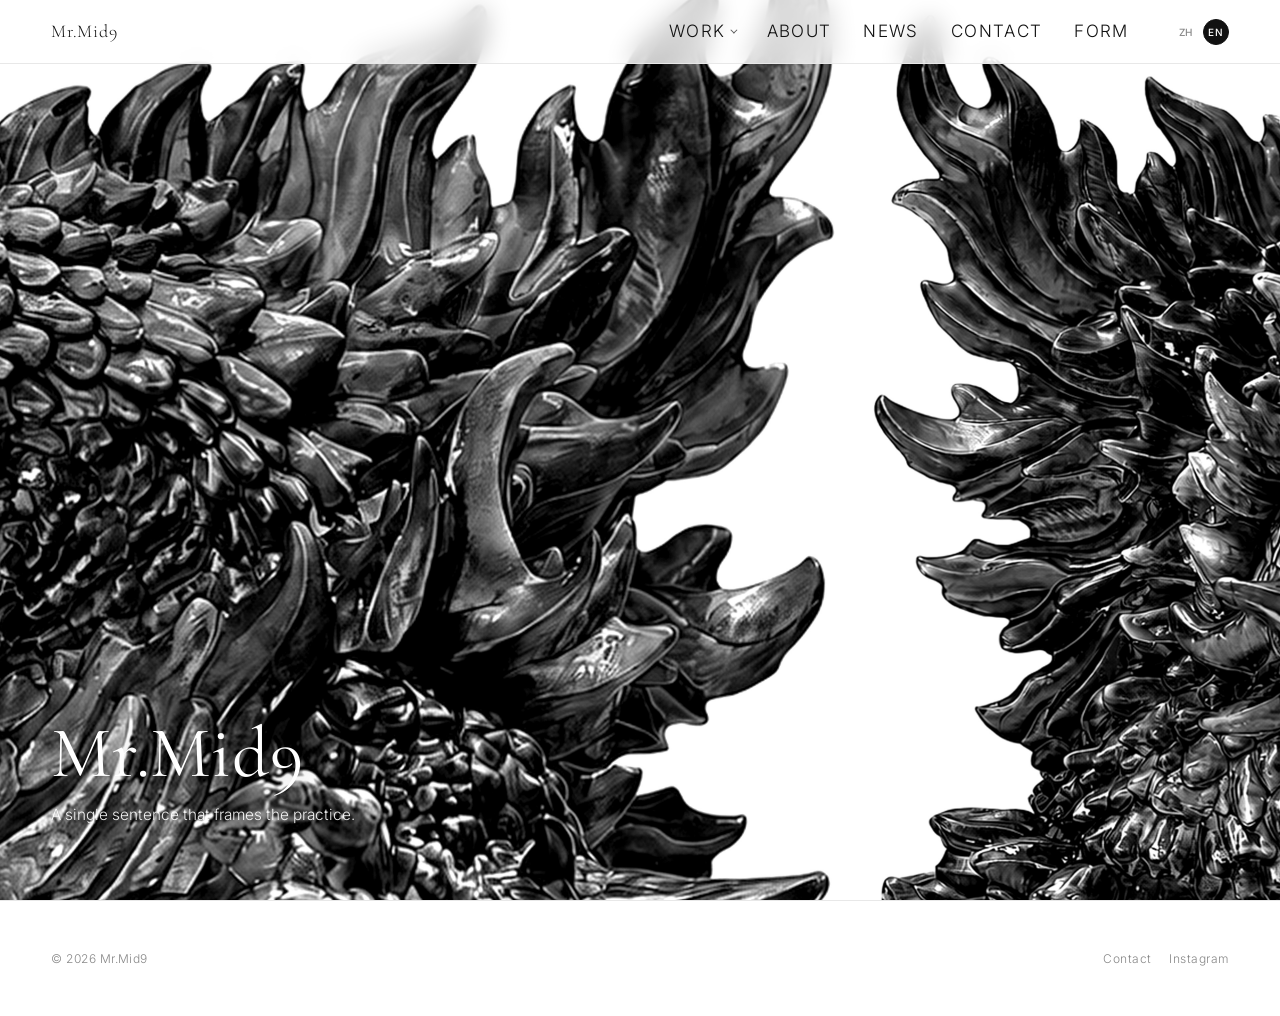
<file: index.html>
<!doctype html>
<html lang="zh-Hant">

<head>
  <meta charset="utf-8">
  <meta name="viewport" content="width=device-width, initial-scale=1">
  <title data-i18n="meta.title.home">Mr.Mid9｜藝術家官網</title>
  <meta name="description" data-i18n="meta.description" content="">
  <meta name="keywords" content="Mr.Mid9, 藝術家, 藝術作品, 當代藝術, 2026, 2025, 2024">
  
  <!-- Open Graph / SEO -->
  <meta property="og:type" content="website">
  <meta property="og:title" content="Mr.Mid9｜藝術家官網">
  <meta property="og:description" content="Mr.Mid9 官方作品集網站，展示歷年精選創作作品。">
  <meta property="og:url" content="https://example.com/index.html">
  <meta property="og:image" content="https://example.com/assets/og-image.jpg">

  <!-- GEO Positioning Metadata (台北市) -->
  <meta name="geo.region" content="TW-TPE">
  <meta name="geo.placename" content="Taipei">
  <meta name="geo.position" content="25.0330;121.5654">
  <meta name="ICBM" content="25.0330, 121.5654">

  <!-- Local / Artist Schema Markup -->
  <script type="application/ld+json">
  {
    "@context": "https://schema.org",
    "@type": "Person",
    "name": "Mr.Mid9",
    "jobTitle": "Artist",
    "url": "https://example.com",
    "address": {
      "@type": "PostalAddress",
      "addressLocality": "Taipei",
      "addressRegion": "TPE",
      "addressCountry": "TW"
    },
    "geo": {
      "@type": "GeoCoordinates",
      "latitude": "25.0330",
      "longitude": "121.5654"
    }
  }
  </script>

  <link rel="preconnect" href="https://fonts.googleapis.com">
  <link rel="preconnect" href="https://fonts.gstatic.com" crossorigin>
  <link rel="stylesheet"
    href="https://fonts.googleapis.com/css2?family=Cormorant+Garamond:wght@300;400;500&family=Inter:wght@300;400;500&family=Noto+Sans+TC:wght@300;400;500&display=swap">
  <link rel="stylesheet" href="css/style.css?v=3">
</head>

<body data-page="home">
  <header class="nav">
    <a class="nav__brand" href="index.html" data-i18n="brand.name">Mr.Mid9</a>
    <nav class="nav__menu" aria-label="primary">
      <div class="nav__dropdown" id="works-dropdown">
        <button type="button" class="nav__dropdown-toggle" aria-expanded="false" aria-haspopup="true" data-i18n="nav.work">WORKs</button>
        <div class="nav__dropdown-menu" role="menu">
          <a href="work-2026.html" role="menuitem">2026</a>
          <a href="work-2025.html" role="menuitem">2025</a>
          <a href="work-2024.html" role="menuitem">2024</a>
        </div>
      </div>
      <a href="about.html" data-i18n="nav.about">ABOUT</a>
      <a href="news.html" data-i18n="nav.news">NEWS</a>
      <a href="contact.html" data-i18n="nav.contact">LINK</a>
      <a href="form.html" data-i18n="nav.form">FORM</a>
      <span class="nav__lang">
        <button type="button" data-lang="zh" class="is-active">ZH</button>
        <span class="nav__lang-sep" aria-hidden="true">/</span>
        <button type="button" data-lang="en">EN</button>
      </span>
    </nav>
    <button class="nav__toggle" type="button" aria-label="menu" aria-expanded="false">
      <span></span><span></span>
    </button>
  </header>

  <main>
    <section class="hero" id="hero">
      <figure class="hero__media">
      </figure>
      <div class="hero__caption">
        <h1 data-i18n="home.title">Mr.Mid9</h1>
        <p data-i18n="home.tagline">一行雙語短句，表達創作精神</p>
      </div>
      <button class="hero__prev" id="hero-prev" aria-label="Previous image">&#8249;</button>
      <button class="hero__next" id="hero-next" aria-label="Next image">&#8250;</button>
    </section>
  </main>

  <footer class="footer">
    <p class="footer__copy">© <span id="year"></span> <span data-i18n="brand.name">Mr.Mid9</span></p>
    <p class="footer__links">
      <a href="contact.html" data-i18n="nav.contact">聯絡</a>
      <a href="https://www.instagram.com/mid9artss/" target="_blank" rel="noopener">Instagram</a>
    </p>
  </footer>

  <div class="lightbox" id="lightbox" hidden>
    <button class="lightbox__close" type="button" aria-label="close">×</button>
    <button class="lightbox__prev" type="button" aria-label="prev">‹</button>
    <button class="lightbox__next" type="button" aria-label="next">›</button>
    <figure class="lightbox__figure">
      <img id="lightbox-image" alt="">
      <figcaption id="lightbox-caption"></figcaption>
    </figure>
  </div>

  <script src="js/i18n.js"></script>
  <script src="js/main.js?v=2"></script>
  <script src="js/works.js"></script>
</body>

</html>
</file>
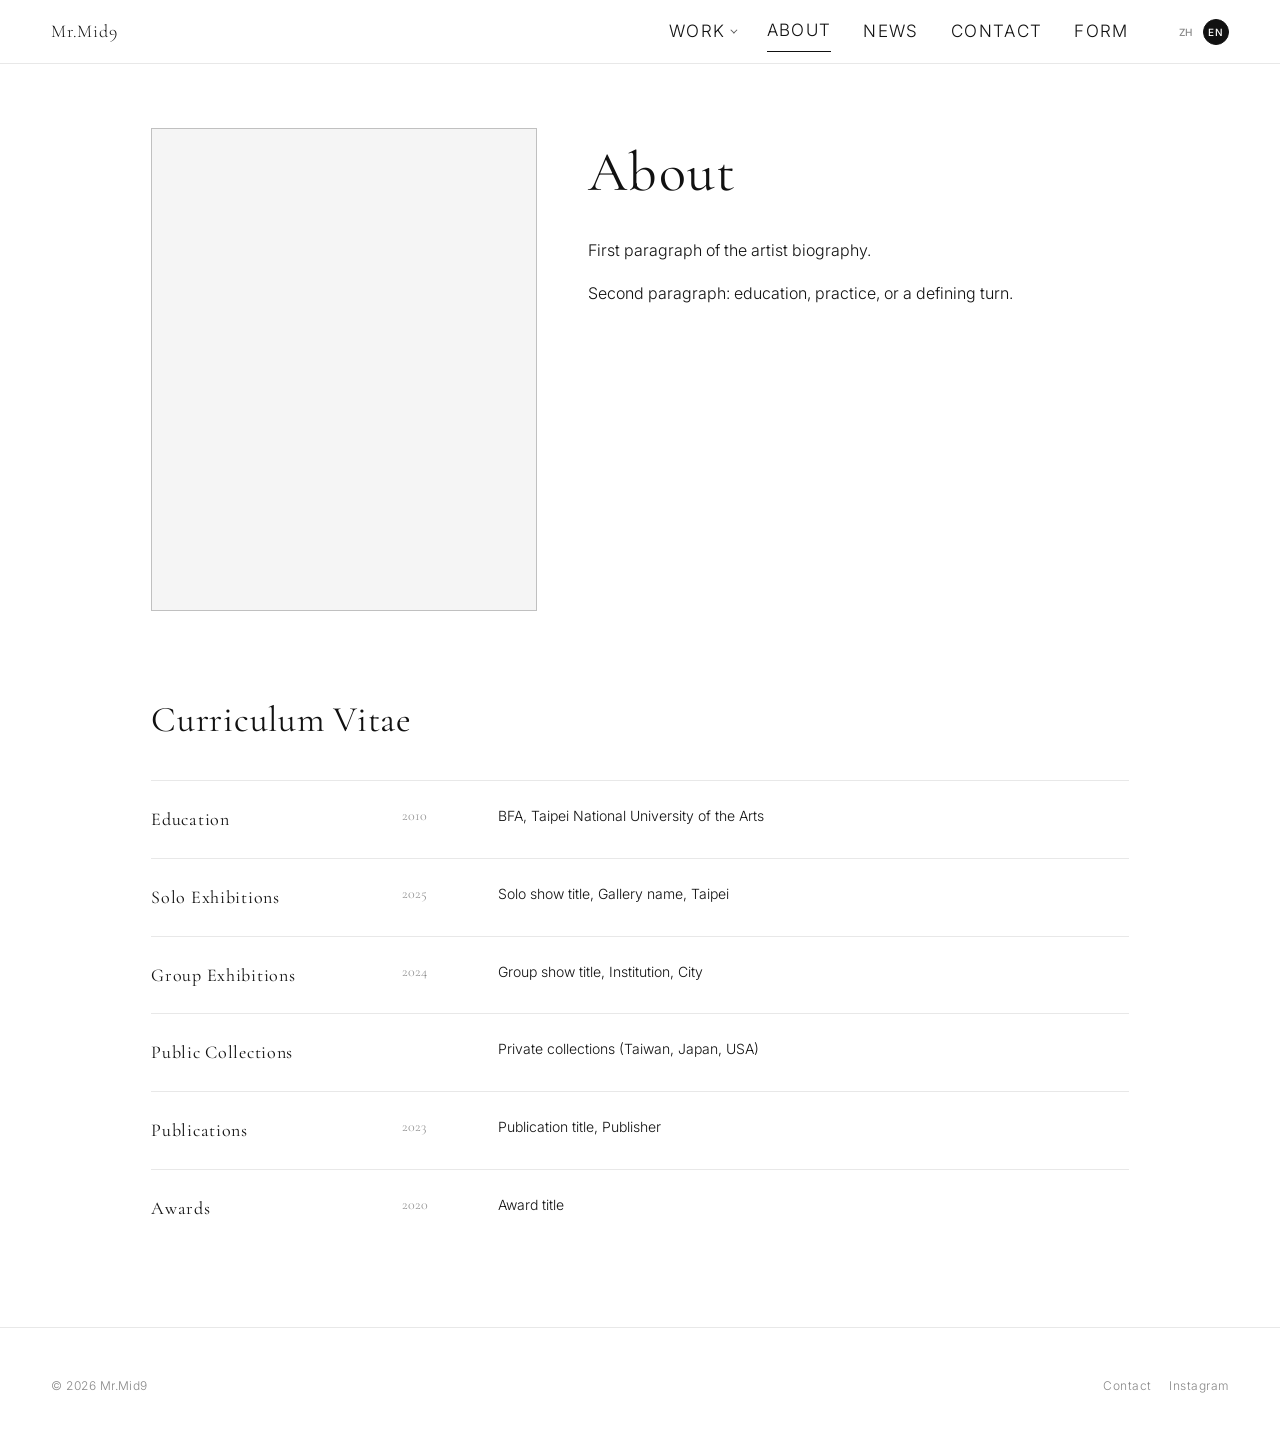
<file: about.html>
<!doctype html>
<html lang="zh-Hant">
<head>
  <meta charset="utf-8">
  <meta name="viewport" content="width=device-width, initial-scale=1">
  <title data-i18n="meta.title.about">關於｜Mr.Mid9</title>
  <meta name="description" content="關於藝術家 - 歷年展出與創作自述">
  <meta name="keywords" content="藝術家, 當代藝術, 藝術創作, 台北畫廊, 展覽">
  
  <!-- Open Graph / SEO -->
  <meta property="og:type" content="website">
  <meta property="og:title" content="關於｜Mr.Mid9">
  <meta property="og:description" content="關於藝術家 - 歷年展出與創作自述">
  <meta property="og:url" content="https://example.com/about.html">
  <meta property="og:image" content="https://example.com/assets/og-image.jpg">

  <!-- GEO Positioning Metadata (台北市) -->
  <meta name="geo.region" content="TW-TPE">
  <meta name="geo.placename" content="Taipei">
  <meta name="geo.position" content="25.0330;121.5654">
  <meta name="ICBM" content="25.0330, 121.5654">

  <!-- Local / Artist Schema Markup -->
  <script type="application/ld+json">
  {
    "@context": "https://schema.org",
    "@type": "Person",
    "name": "Mr.Mid9",
    "jobTitle": "Artist",
    "url": "https://example.com/about.html",
    "address": {
      "@type": "PostalAddress",
      "addressLocality": "Taipei",
      "addressRegion": "TPE",
      "addressCountry": "TW"
    },
    "geo": {
      "@type": "GeoCoordinates",
      "latitude": "25.0330",
      "longitude": "121.5654"
    }
  }
  </script>

  <link rel="preconnect" href="https://fonts.googleapis.com">
  <link rel="preconnect" href="https://fonts.gstatic.com" crossorigin>
  <link rel="stylesheet" href="https://fonts.googleapis.com/css2?family=Cormorant+Garamond:wght@300;400;500&family=Inter:wght@300;400;500&family=Noto+Sans+TC:wght@300;400;500&display=swap">
  <link rel="stylesheet" href="css/style.css?v=3">
</head>
<body data-page="about">
  <header class="nav">
    <a class="nav__brand" href="index.html" data-i18n="brand.name">Mr.Mid9</a>
    <nav class="nav__menu" aria-label="primary">
      <div class="nav__dropdown" id="works-dropdown">
        <button type="button" class="nav__dropdown-toggle" aria-expanded="false" aria-haspopup="true" data-i18n="nav.work">作品</button>
        <div class="nav__dropdown-menu" role="menu">
          <a href="work-2026.html" role="menuitem">2026</a>
          <a href="work-2025.html" role="menuitem">2025</a>
          <a href="work-2024.html" role="menuitem">2024</a>
        </div>
      </div>
      <a href="about.html" class="is-current" data-i18n="nav.about">關於</a>
      <a href="news.html" data-i18n="nav.news">動態</a>
      <a href="contact.html" data-i18n="nav.contact">聯絡</a>
      <a href="form.html" data-i18n="nav.form">表單</a>
      <span class="nav__lang">
        <button type="button" data-lang="zh" class="is-active">ZH</button>
        <span class="nav__lang-sep" aria-hidden="true">/</span>
        <button type="button" data-lang="en">EN</button>
      </span>
    </nav>
    <button class="nav__toggle" type="button" aria-label="menu" aria-expanded="false">
      <span></span><span></span>
    </button>
  </header>

  <main class="about">
    <section class="about__bio">
      <figure class="about__portrait">
        <img id="portrait" alt="" loading="lazy" decoding="async">
      </figure>
      <div class="about__text">
        <h1 data-i18n="about.title">關於</h1>
        <div id="bio-text" data-i18n="about.bio">在此放藝術家簡介，雙語會由 i18n 替換。</div>
      </div>
    </section>

    <section class="cv" id="cv">
      <h2 data-i18n="about.cvTitle">學經歷</h2>
      <div id="cv-list"></div>
    </section>
  </main>

  <footer class="footer">
    <p class="footer__copy">© <span id="year"></span> <span data-i18n="brand.name">Mr.Mid9</span></p>
    <p class="footer__links">
      <a href="contact.html" data-i18n="nav.contact">聯絡</a>
      <a href="https://www.instagram.com/mid9artss/" target="_blank" rel="noopener">Instagram</a>
    </p>
  </footer>

  <script src="js/i18n.js"></script>
  <script src="js/main.js?v=2"></script>
  <script src="js/cv.js"></script>
</body>
</html>
</file>
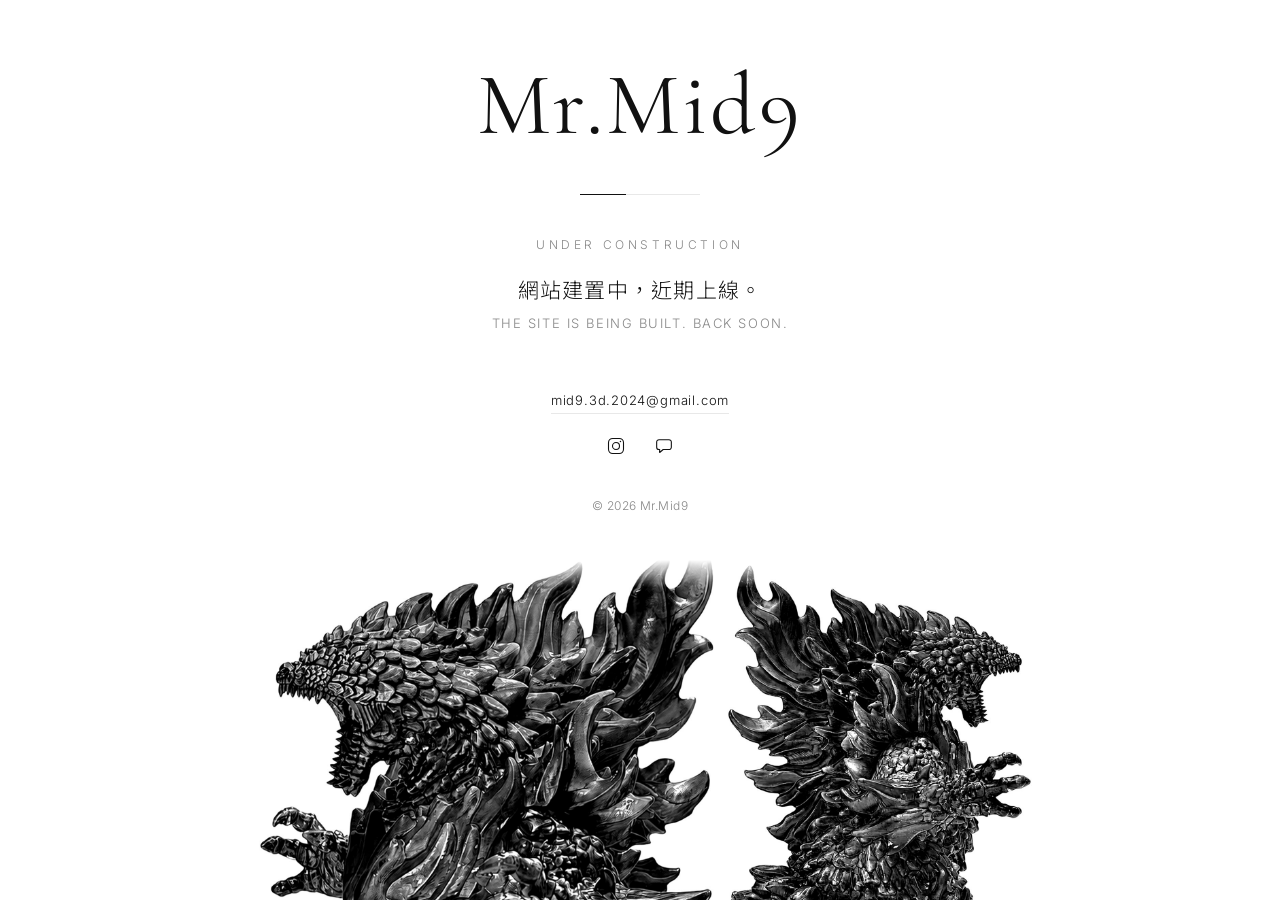
<file: coming-soon.html>
<!doctype html>
<html lang="zh-Hant">
<head>
  <meta charset="utf-8">
  <meta name="viewport" content="width=device-width, initial-scale=1">
  <title>Mr.Mid9｜網站建置中</title>
  <meta name="description" content="Mr.Mid9 官方網站建置中，近期上線。">
  <meta name="robots" content="noindex">
  <meta property="og:type" content="website">
  <meta property="og:url" content="https://mid9arts.com/">
  <meta property="og:title" content="Mr.Mid9｜網站建置中">
  <meta property="og:description" content="Mr.Mid9 官方網站建置中，近期上線。">
  <meta property="og:image" content="https://mid9arts.com/images/og-image.jpg">
  <meta property="og:image:width" content="1200">
  <meta property="og:image:height" content="630">
  <meta name="twitter:card" content="summary_large_image">
  <link rel="preconnect" href="https://fonts.googleapis.com">
  <link rel="preconnect" href="https://fonts.gstatic.com" crossorigin>
  <link rel="stylesheet" href="https://fonts.googleapis.com/css2?family=Cormorant+Garamond:wght@300;400&family=Inter:wght@300;400&family=Noto+Sans+TC:wght@300;400&display=swap">
  <style>
    *, *::before, *::after { box-sizing: border-box; }
    html, body { margin: 0; padding: 0; }
    :root {
      --bg: #ffffff;
      --fg: #111111;
      --muted: #888888;
      --hairline: #e8e8e8;
      --serif: "Cormorant Garamond", Georgia, serif;
      --sans: "Inter", "Noto Sans TC", -apple-system, BlinkMacSystemFont, "Helvetica Neue", "PingFang TC", "Microsoft JhengHei", Arial, sans-serif;
      --ease: cubic-bezier(.2, .7, .2, 1);
    }
    body {
      background: var(--bg);
      color: var(--fg);
      font-family: var(--sans);
      font-weight: 300;
      font-size: 15px;
      line-height: 1.6;
      -webkit-font-smoothing: antialiased;
      min-height: 100vh;
      min-height: 100svh;
      display: flex;
      flex-direction: column;
      align-items: center;
      text-align: center;
    }
    .wrap {
      margin: auto 0;
      padding: 48px clamp(20px, 6vw, 56px) 36px;
      animation: rise 1.1s var(--ease) both;
    }
    @keyframes rise { from { opacity: 0; transform: translateY(14px); } to { opacity: 1; transform: none; } }

    .brand {
      font-family: var(--serif);
      font-weight: 400;
      font-size: clamp(40px, 9vw, 88px);
      letter-spacing: .04em;
      line-height: 1.1;
      margin: 0;
    }

    .rule {
      width: 120px;
      height: 1px;
      margin: 40px auto;
      background: var(--hairline);
      position: relative;
      overflow: hidden;
    }
    .rule::after {
      content: "";
      position: absolute;
      top: 0; left: 0; bottom: 0;
      width: 38%;
      background: var(--fg);
      animation: sweep 2.8s var(--ease) infinite;
    }
    @keyframes sweep {
      0%   { transform: translateX(-110%); }
      100% { transform: translateX(370%); }
    }

    .status {
      font-size: 12px;
      letter-spacing: .3em;
      text-transform: uppercase;
      color: var(--muted);
      margin: 0 0 20px;
    }
    .line-zh {
      font-size: clamp(17px, 2.6vw, 21px);
      letter-spacing: .06em;
      margin: 0 0 6px;
    }
    .line-en {
      font-size: 13px;
      letter-spacing: .12em;
      text-transform: uppercase;
      color: var(--muted);
      margin: 0;
    }

    .contact {
      margin-top: 56px;
      display: flex;
      flex-direction: column;
      align-items: center;
      gap: 10px;
      font-size: 13px;
      letter-spacing: .06em;
    }
    .contact a {
      color: var(--fg);
      text-decoration: none;
      transition: opacity .2s var(--ease);
    }
    .contact a:hover { opacity: .55; }
    .contact__mail {
      border-bottom: 1px solid var(--hairline);
      padding-bottom: 2px;
    }
    .contact__icons {
      display: flex;
      align-items: center;
      justify-content: center;
      gap: 4px;
    }
    .contact__icon {
      display: inline-flex;
      align-items: center;
      justify-content: center;
      width: 44px;
      height: 44px;
    }
    .contact__icon svg { display: block; }

    .foot {
      margin: 28px 0 0;
      font-size: 12px;
      letter-spacing: .04em;
      color: var(--muted);
    }

    /* 展場照：貼齊畫面底部，怪獸從下緣冒出來。
       白底跟網頁同色，所以看不到圖片邊框。
       寬度跟著螢幕高度算，讓文字＋圖剛好一個畫面放得下 */
    .hero {
      flex: none;
      width: min(100%, max(360px, calc((100vh - 560px) * 2.4)));
      width: min(100%, max(360px, calc((100svh - 560px) * 2.4)));
      overflow: hidden;
    }
    .hero img {
      display: block;
      width: 100%;
      height: auto;
      /* 原圖頂端有兩根尖刺被切平，上緣淡出把切口藏掉 */
      -webkit-mask-image: linear-gradient(to bottom, transparent, #000 8%);
      mask-image: linear-gradient(to bottom, transparent, #000 8%);
      animation: emerge 1.8s var(--ease) .35s both;
    }
    @keyframes emerge { from { opacity: 0; transform: translateY(12%); } to { opacity: 1; transform: none; } }

    /* 比較矮的電腦螢幕（多數筆電）：文字間距收緊，空間讓給圖 */
    @media (min-width: 600px) and (max-height: 820px) {
      .wrap { padding: 32px clamp(20px, 6vw, 56px) 24px; }
      .brand { font-size: clamp(40px, 9vw, 64px); }
      .rule { margin: 26px auto; }
      .status { margin-bottom: 14px; }
      .contact { margin-top: 32px; }
      .foot { margin-top: 16px; }
      .hero {
        width: min(100%, max(360px, calc((100vh - 440px) * 2.4)));
        width: min(100%, max(360px, calc((100svh - 440px) * 2.4)));
      }
    }

    @media (prefers-reduced-motion: reduce) {
      .wrap, .hero img { animation: none; }
      .rule::after { animation: none; width: 100%; background: var(--hairline); }
    }
  </style>
</head>
<body>
  <div class="wrap">
    <h1 class="brand">Mr.Mid9</h1>

    <div class="rule" aria-hidden="true"></div>

    <p class="status">Under Construction</p>
    <p class="line-zh">網站建置中，近期上線。</p>
    <p class="line-en">The site is being built. Back soon.</p>

    <div class="contact">
      <a class="contact__mail" href="mailto:mid9.3d.2024@gmail.com">mid9.3d.2024@gmail.com</a>
      <div class="contact__icons">
        <a class="contact__icon" href="https://www.instagram.com/mid9artss/" target="_blank" rel="noopener"
           aria-label="Instagram @mid9artss" title="Instagram @mid9artss">
          <svg viewBox="0 0 24 24" width="20" height="20" aria-hidden="true" fill="none" stroke="currentColor" stroke-width="1.3" stroke-linecap="round" stroke-linejoin="round">
            <rect x="3" y="3" width="18" height="18" rx="5"/>
            <circle cx="12" cy="12" r="4.2"/>
            <circle cx="17.3" cy="6.7" r=".9" fill="currentColor" stroke="none"/>
          </svg>
        </a>
        <!-- 留言表單（Google 表單，新分頁開） -->
        <a class="contact__icon" href="https://docs.google.com/forms/d/e/1FAIpQLSfTY6scUgqp3W6nMh7NDwpuVxvI3pxvNYA78p5vZz-6WHwAfg/viewform" target="_blank" rel="noopener"
           aria-label="留言表單 Message form" title="留言 Message">
          <svg viewBox="0 0 24 24" width="20" height="20" aria-hidden="true" fill="none" stroke="currentColor" stroke-width="1.3" stroke-linecap="round" stroke-linejoin="round">
            <path d="M6 4.4H18A2.8 2.8 0 0 1 20.8 7.2V13.4A2.8 2.8 0 0 1 18 16.2H11L6.8 19.8V16.2H6A2.8 2.8 0 0 1 3.2 13.4V7.2A2.8 2.8 0 0 1 6 4.4Z"/>
          </svg>
        </a>
      </div>
    </div>

    <p class="foot">© <span id="year">2026</span> Mr.Mid9</p>
  </div>

  <div class="hero">
    <img src="images/hk-toy-fair-2400.jpg" width="2400" height="1000" alt="Mr.Mid9 香港玩具展作品" fetchpriority="high">
  </div>

  <script>
    document.getElementById("year").textContent = new Date().getFullYear();
  </script>
</body>
</html>
</file>
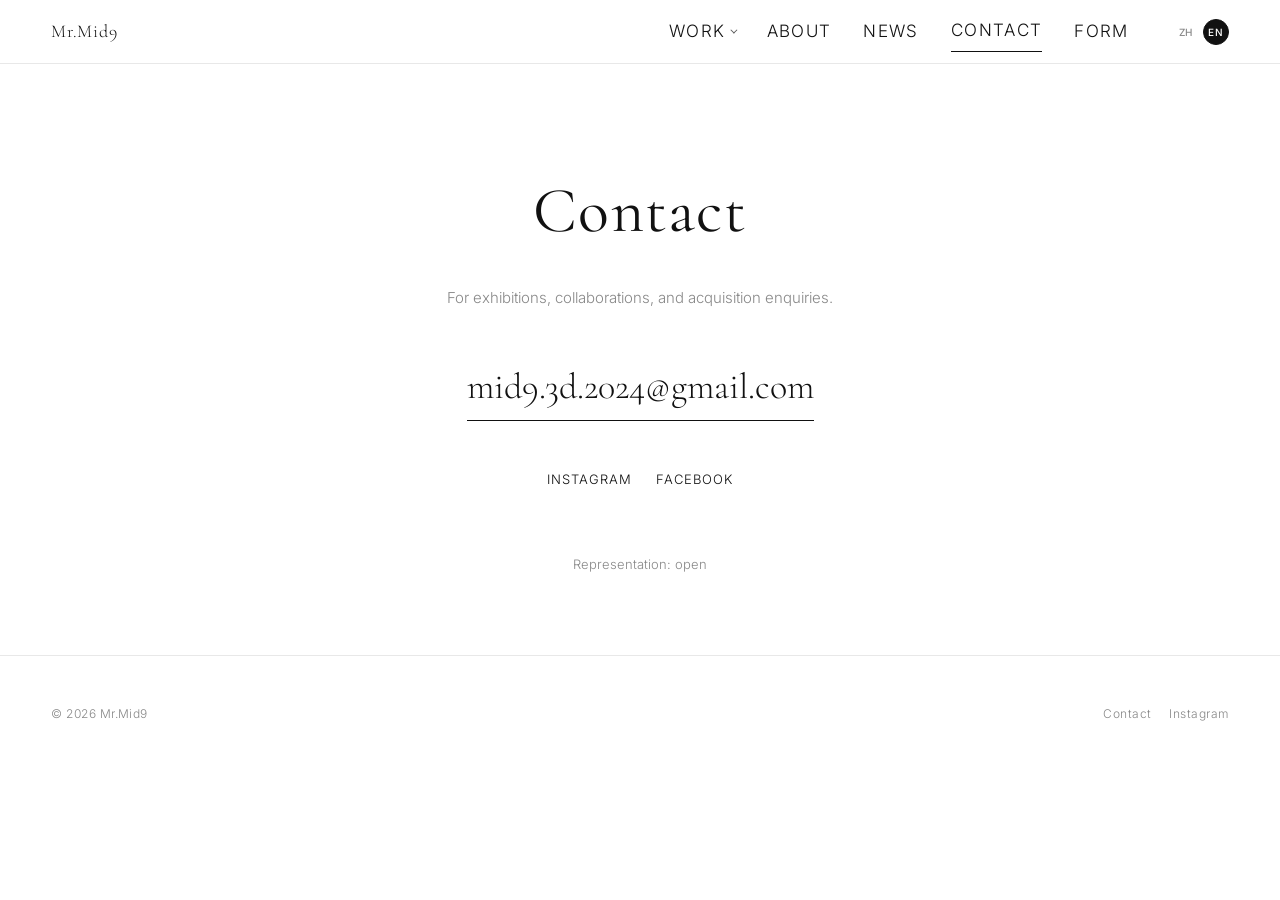
<file: contact.html>
<!doctype html>
<html lang="zh-Hant">
<head>
  <meta charset="utf-8">
  <meta name="viewport" content="width=device-width, initial-scale=1">
  <title data-i18n="meta.title.contact">聯絡｜Mr.Mid9</title>
  <link rel="preconnect" href="https://fonts.googleapis.com">
  <link rel="preconnect" href="https://fonts.gstatic.com" crossorigin>
  <link rel="stylesheet" href="https://fonts.googleapis.com/css2?family=Cormorant+Garamond:wght@300;400;500&family=Inter:wght@300;400;500&family=Noto+Sans+TC:wght@300;400;500&display=swap">
  <link rel="stylesheet" href="css/style.css?v=3">
</head>
<body data-page="contact">
  <header class="nav">
    <a class="nav__brand" href="index.html" data-i18n="brand.name">Mr.Mid9</a>
    <nav class="nav__menu" aria-label="primary">
      <div class="nav__dropdown" id="works-dropdown">
        <button type="button" class="nav__dropdown-toggle" aria-expanded="false" aria-haspopup="true" data-i18n="nav.work">作品</button>
        <div class="nav__dropdown-menu" role="menu">
          <a href="work-2026.html" role="menuitem">2026</a>
          <a href="work-2025.html" role="menuitem">2025</a>
          <a href="work-2024.html" role="menuitem">2024</a>
        </div>
      </div>
      <a href="about.html" data-i18n="nav.about">關於</a>
      <a href="news.html" data-i18n="nav.news">動態</a>
      <a href="contact.html" class="is-current" data-i18n="nav.contact">聯絡</a>
      <a href="form.html" data-i18n="nav.form">表單</a>
      <span class="nav__lang">
        <button type="button" data-lang="zh" class="is-active">ZH</button>
        <span class="nav__lang-sep" aria-hidden="true">/</span>
        <button type="button" data-lang="en">EN</button>
      </span>
    </nav>
    <button class="nav__toggle" type="button" aria-label="menu" aria-expanded="false">
      <span></span><span></span>
    </button>
  </header>

  <main class="contact">
    <h1 data-i18n="contact.title">聯絡</h1>
    <p class="contact__intro" data-i18n="contact.intro">展務、合作、收藏邀約請來信。</p>

    <a class="contact__email" href="mailto:mid9.3d.2024@gmail.com">mid9.3d.2024@gmail.com</a>

    <ul class="contact__links">
      <li><a href="https://www.instagram.com/mid9artss/" target="_blank" rel="noopener">Instagram</a></li>
      <li><a href="https://facebook.com/" target="_blank" rel="noopener">Facebook</a></li>
    </ul>

    <p class="contact__rep" data-i18n="contact.representation">經紀代理：未定</p>
  </main>

  <footer class="footer">
    <p class="footer__copy">© <span id="year"></span> <span data-i18n="brand.name">Mr.Mid9</span></p>
    <p class="footer__links">
      <a href="contact.html" data-i18n="nav.contact">聯絡</a>
      <a href="https://www.instagram.com/mid9artss/" target="_blank" rel="noopener">Instagram</a>
    </p>
  </footer>

  <script src="js/i18n.js"></script>
  <script src="js/main.js?v=2"></script>
</body>
</html>
</file>
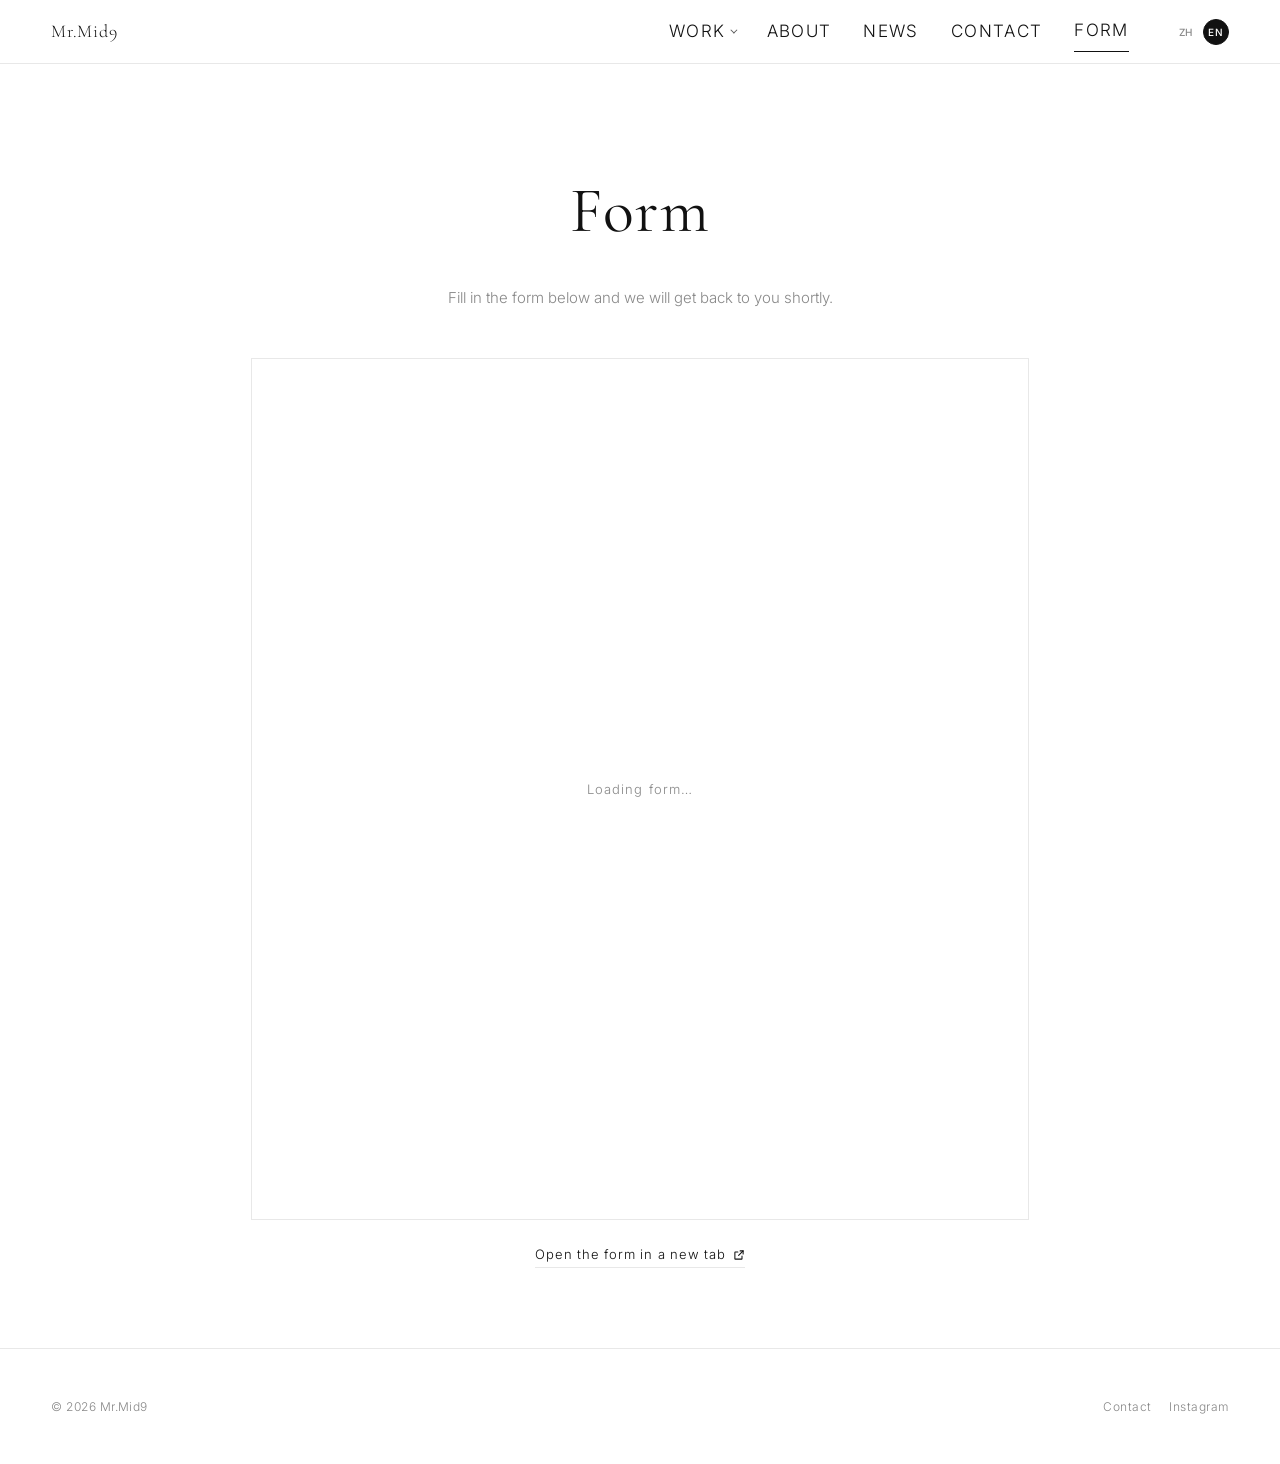
<file: form.html>
<!doctype html>
<html lang="zh-Hant">
<head>
  <meta charset="utf-8">
  <meta name="viewport" content="width=device-width, initial-scale=1">
  <title data-i18n="meta.title.form">表單｜Mr.Mid9</title>
  <link rel="preconnect" href="https://fonts.googleapis.com">
  <link rel="preconnect" href="https://fonts.gstatic.com" crossorigin>
  <link rel="stylesheet" href="https://fonts.googleapis.com/css2?family=Cormorant+Garamond:wght@300;400;500&family=Inter:wght@300;400;500&family=Noto+Sans+TC:wght@300;400;500&display=swap">
  <link rel="stylesheet" href="css/style.css?v=3">
</head>
<body data-page="form">
  <header class="nav">
    <a class="nav__brand" href="index.html" data-i18n="brand.name">Mr.Mid9</a>
    <nav class="nav__menu" aria-label="primary">
      <div class="nav__dropdown" id="works-dropdown">
        <button type="button" class="nav__dropdown-toggle" aria-expanded="false" aria-haspopup="true" data-i18n="nav.work">作品</button>
        <div class="nav__dropdown-menu" role="menu">
          <a href="work-2026.html" role="menuitem">2026</a>
          <a href="work-2025.html" role="menuitem">2025</a>
          <a href="work-2024.html" role="menuitem">2024</a>
        </div>
      </div>
      <a href="about.html" data-i18n="nav.about">關於</a>
      <a href="news.html" data-i18n="nav.news">動態</a>
      <a href="contact.html" data-i18n="nav.contact">聯絡</a>
      <a href="form.html" class="is-current" data-i18n="nav.form">表單</a>
      <span class="nav__lang">
        <button type="button" data-lang="zh" class="is-active">ZH</button>
        <span class="nav__lang-sep" aria-hidden="true">/</span>
        <button type="button" data-lang="en">EN</button>
      </span>
    </nav>
    <button class="nav__toggle" type="button" aria-label="menu" aria-expanded="false">
      <span></span><span></span>
    </button>
  </header>

  <main class="form-page">
    <h1 data-i18n="form.title">表單</h1>
    <p class="form-page__intro" data-i18n="form.intro">請填寫以下表單，送出後我們會盡快與你聯繫。</p>

    <div class="form-embed">
      <p class="form-embed__loading" data-i18n="form.loading">載入表單中…</p>
      <iframe
        src="https://docs.google.com/forms/d/e/1FAIpQLSemI6psAg8YelbOkJXPDA799KkegXZJxVKfKKlhzV94eOAyRw/viewform?embedded=true"
        title="Google Form"
        loading="lazy"
        marginwidth="0"
        marginheight="0">
      </iframe>
    </div>

    <p class="form-page__fallback">
      <a href="https://docs.google.com/forms/d/e/1FAIpQLSemI6psAg8YelbOkJXPDA799KkegXZJxVKfKKlhzV94eOAyRw/viewform"
         target="_blank" rel="noopener">
        <span data-i18n="form.newTab">在新分頁開啟表單</span>
        <svg viewBox="0 0 16 16" width="12" height="12" aria-hidden="true" fill="none" stroke="currentColor" stroke-width="1.4" stroke-linecap="round" stroke-linejoin="round">
          <path d="M9.5 2.5H13.5V6.5"></path>
          <path d="M13.5 2.5L7.5 8.5"></path>
          <path d="M12 9.5V13a.5.5 0 0 1-.5.5H3a.5.5 0 0 1-.5-.5V4.5A.5.5 0 0 1 3 4h3.5"></path>
        </svg>
      </a>
    </p>
  </main>

  <footer class="footer">
    <p class="footer__copy">© <span id="year"></span> <span data-i18n="brand.name">Mr.Mid9</span></p>
    <p class="footer__links">
      <a href="contact.html" data-i18n="nav.contact">聯絡</a>
      <a href="https://www.instagram.com/mid9artss/" target="_blank" rel="noopener">Instagram</a>
    </p>
  </footer>

  <script src="js/i18n.js"></script>
  <script src="js/main.js?v=2"></script>
</body>
</html>
</file>
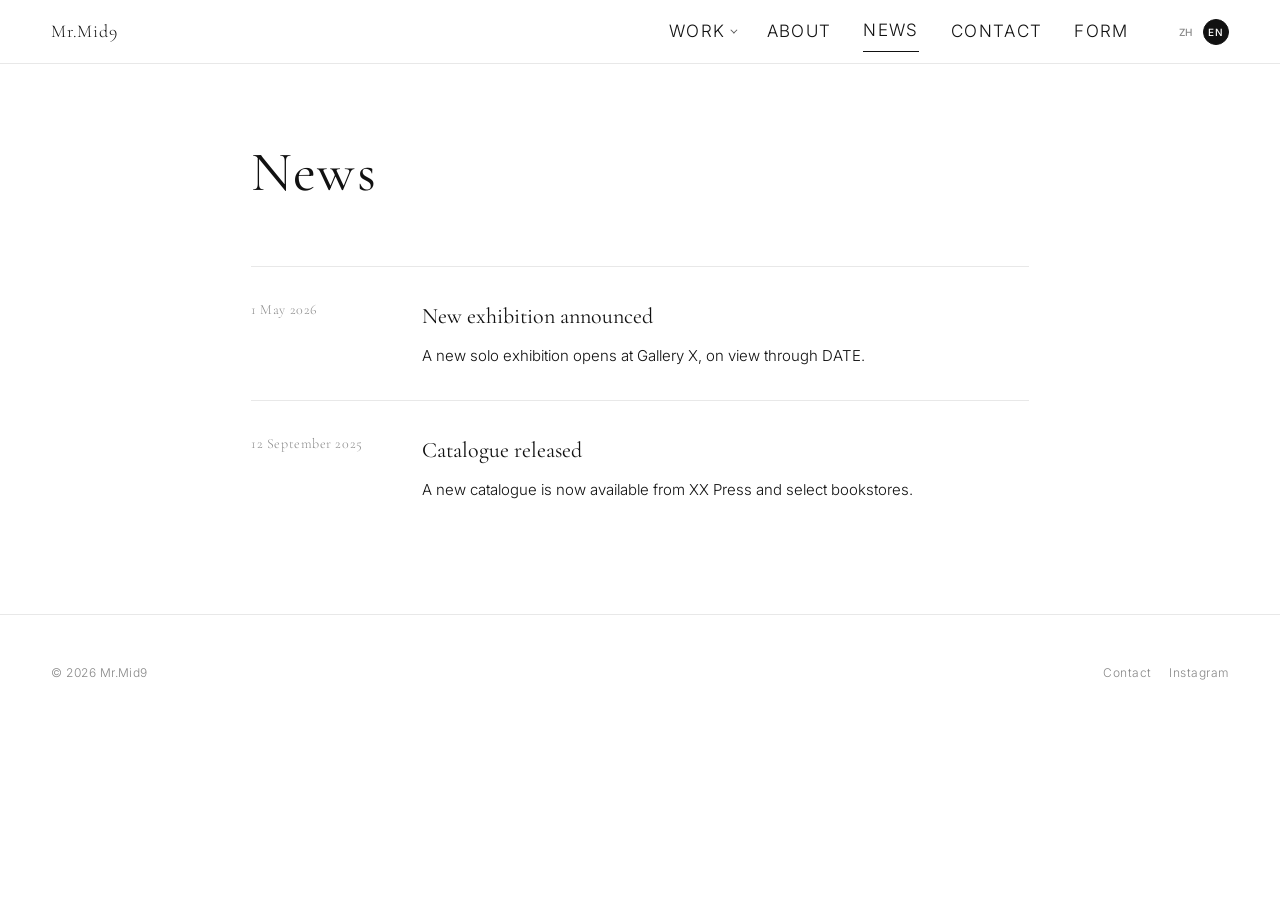
<file: news.html>
<!doctype html>
<html lang="zh-Hant">
<head>
  <meta charset="utf-8">
  <meta name="viewport" content="width=device-width, initial-scale=1">
  <title data-i18n="meta.title.news">動態｜Mr.Mid9</title>
  <link rel="preconnect" href="https://fonts.googleapis.com">
  <link rel="preconnect" href="https://fonts.gstatic.com" crossorigin>
  <link rel="stylesheet" href="https://fonts.googleapis.com/css2?family=Cormorant+Garamond:wght@300;400;500&family=Inter:wght@300;400;500&family=Noto+Sans+TC:wght@300;400;500&display=swap">
  <link rel="stylesheet" href="css/style.css?v=3">
</head>
<body data-page="news">
  <header class="nav">
    <a class="nav__brand" href="index.html" data-i18n="brand.name">Mr.Mid9</a>
    <nav class="nav__menu" aria-label="primary">
      <div class="nav__dropdown" id="works-dropdown">
        <button type="button" class="nav__dropdown-toggle" aria-expanded="false" aria-haspopup="true" data-i18n="nav.work">作品</button>
        <div class="nav__dropdown-menu" role="menu">
          <a href="work-2026.html" role="menuitem">2026</a>
          <a href="work-2025.html" role="menuitem">2025</a>
          <a href="work-2024.html" role="menuitem">2024</a>
        </div>
      </div>
      <a href="about.html" data-i18n="nav.about">關於</a>
      <a href="news.html" class="is-current" data-i18n="nav.news">動態</a>
      <a href="contact.html" data-i18n="nav.contact">聯絡</a>
      <a href="form.html" data-i18n="nav.form">表單</a>
      <span class="nav__lang">
        <button type="button" data-lang="zh" class="is-active">ZH</button>
        <span class="nav__lang-sep" aria-hidden="true">/</span>
        <button type="button" data-lang="en">EN</button>
      </span>
    </nav>
    <button class="nav__toggle" type="button" aria-label="menu" aria-expanded="false">
      <span></span><span></span>
    </button>
  </header>

  <main class="news">
    <h1 data-i18n="news.title">動態</h1>
    <div id="news-list"></div>
  </main>

  <footer class="footer">
    <p class="footer__copy">© <span id="year"></span> <span data-i18n="brand.name">Mr.Mid9</span></p>
    <p class="footer__links">
      <a href="contact.html" data-i18n="nav.contact">聯絡</a>
      <a href="https://www.instagram.com/mid9artss/" target="_blank" rel="noopener">Instagram</a>
    </p>
  </footer>

  <script src="js/i18n.js"></script>
  <script src="js/main.js?v=2"></script>
  <script src="js/news.js"></script>
</body>
</html>
</file>
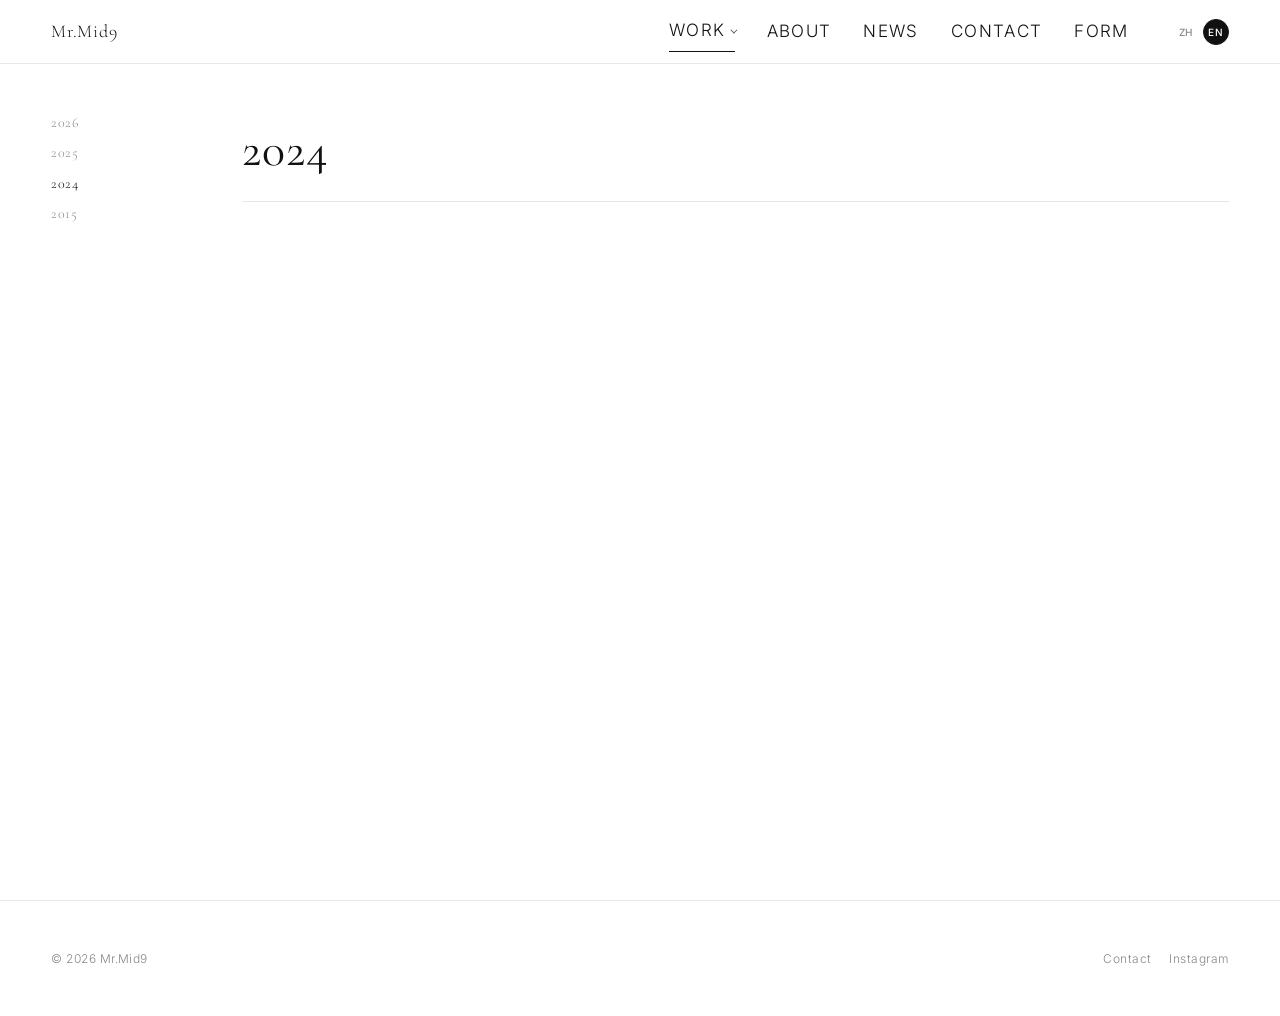
<file: work-2024.html>
<!doctype html>
<html lang="zh-Hant">
<head>
  <meta charset="utf-8">
  <meta name="viewport" content="width=device-width, initial-scale=1">
  <title data-i18n="meta.title.work">作品｜Mr.Mid9</title>
  <link rel="preconnect" href="https://fonts.googleapis.com">
  <link rel="preconnect" href="https://fonts.gstatic.com" crossorigin>
  <link rel="stylesheet" href="https://fonts.googleapis.com/css2?family=Cormorant+Garamond:wght@300;400;500&family=Inter:wght@300;400;500&family=Noto+Sans+TC:wght@300;400;500&display=swap">
  <link rel="stylesheet" href="css/style.css?v=3">
</head>
<body data-page="work" data-year="2024">
  <header class="nav">
    <a class="nav__brand" href="index.html" data-i18n="brand.name">Mr.Mid9</a>
    <nav class="nav__menu" aria-label="primary">
      <div class="nav__dropdown is-current" id="works-dropdown">
        <button type="button" class="nav__dropdown-toggle" aria-expanded="false" aria-haspopup="true" data-i18n="nav.work">作品</button>
        <div class="nav__dropdown-menu" role="menu">
          <a href="work-2026.html" role="menuitem">2026</a>
          <a href="work-2025.html" role="menuitem">2025</a>
          <a href="work-2024.html" role="menuitem" class="is-current">2024</a>
        </div>
      </div>
      <a href="about.html" data-i18n="nav.about">關於</a>
      <a href="news.html" data-i18n="nav.news">動態</a>
      <a href="contact.html" data-i18n="nav.contact">聯絡</a>
      <a href="form.html" data-i18n="nav.form">表單</a>
      <span class="nav__lang">
        <button type="button" data-lang="zh" class="is-active">ZH</button>
        <span class="nav__lang-sep" aria-hidden="true">/</span>
        <button type="button" data-lang="en">EN</button>
      </span>
    </nav>
    <button class="nav__toggle" type="button" aria-label="menu" aria-expanded="false">
      <span></span><span></span>
    </button>
  </header>

  <main class="work">
    <aside class="work__years" id="year-list" aria-label="years"></aside>
    <section class="work__list" id="work-list"></section>
  </main>

  <footer class="footer">
    <p class="footer__copy">© <span id="year"></span> <span data-i18n="brand.name">Mr.Mid9</span></p>
    <p class="footer__links">
      <a href="contact.html" data-i18n="nav.contact">聯絡</a>
      <a href="https://www.instagram.com/mid9artss/" target="_blank" rel="noopener">Instagram</a>
    </p>
  </footer>

  <div class="lightbox" id="lightbox" hidden>
    <button class="lightbox__close" type="button" aria-label="close">×</button>
    <button class="lightbox__prev" type="button" aria-label="prev">‹</button>
    <button class="lightbox__next" type="button" aria-label="next">›</button>
    <figure class="lightbox__figure">
      <img id="lightbox-image" alt="">
      <figcaption id="lightbox-caption"></figcaption>
    </figure>
  </div>

  <script src="js/i18n.js"></script>
  <script src="js/main.js?v=2"></script>
  <script src="js/works.js"></script>
</body>
</html>
</file>
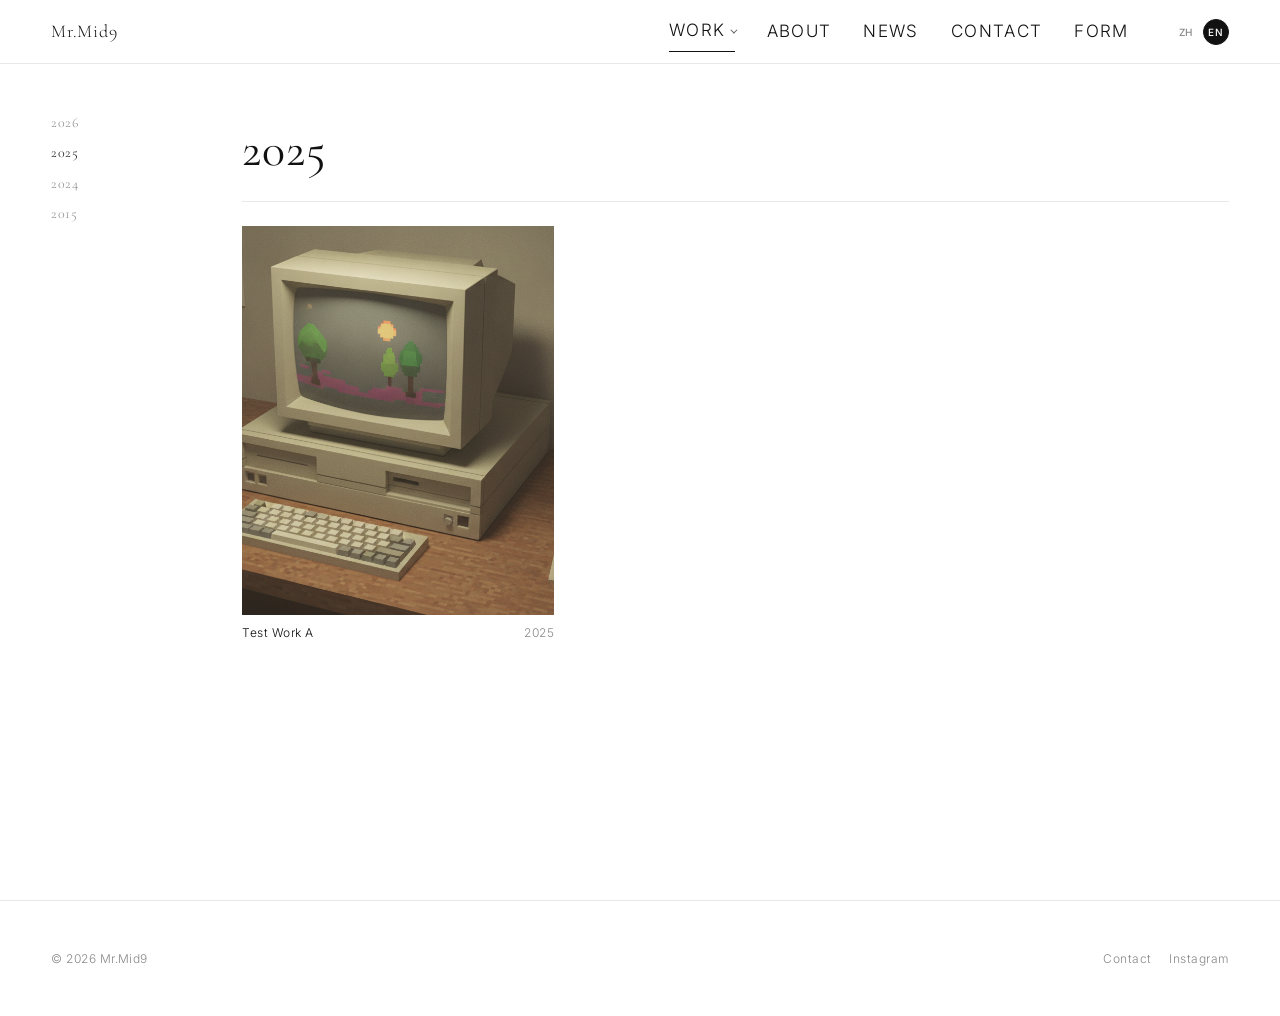
<file: work-2025.html>
<!doctype html>
<html lang="zh-Hant">
<head>
  <meta charset="utf-8">
  <meta name="viewport" content="width=device-width, initial-scale=1">
  <title data-i18n="meta.title.work">作品｜Mr.Mid9</title>
  <link rel="preconnect" href="https://fonts.googleapis.com">
  <link rel="preconnect" href="https://fonts.gstatic.com" crossorigin>
  <link rel="stylesheet" href="https://fonts.googleapis.com/css2?family=Cormorant+Garamond:wght@300;400;500&family=Inter:wght@300;400;500&family=Noto+Sans+TC:wght@300;400;500&display=swap">
  <link rel="stylesheet" href="css/style.css?v=3">
</head>
<body data-page="work" data-year="2025">
  <header class="nav">
    <a class="nav__brand" href="index.html" data-i18n="brand.name">Mr.Mid9</a>
    <nav class="nav__menu" aria-label="primary">
      <div class="nav__dropdown is-current" id="works-dropdown">
        <button type="button" class="nav__dropdown-toggle" aria-expanded="false" aria-haspopup="true" data-i18n="nav.work">作品</button>
        <div class="nav__dropdown-menu" role="menu">
          <a href="work-2026.html" role="menuitem">2026</a>
          <a href="work-2025.html" role="menuitem" class="is-current">2025</a>
          <a href="work-2024.html" role="menuitem">2024</a>
        </div>
      </div>
      <a href="about.html" data-i18n="nav.about">關於</a>
      <a href="news.html" data-i18n="nav.news">動態</a>
      <a href="contact.html" data-i18n="nav.contact">聯絡</a>
      <a href="form.html" data-i18n="nav.form">表單</a>
      <span class="nav__lang">
        <button type="button" data-lang="zh" class="is-active">ZH</button>
        <span class="nav__lang-sep" aria-hidden="true">/</span>
        <button type="button" data-lang="en">EN</button>
      </span>
    </nav>
    <button class="nav__toggle" type="button" aria-label="menu" aria-expanded="false">
      <span></span><span></span>
    </button>
  </header>

  <main class="work">
    <aside class="work__years" id="year-list" aria-label="years"></aside>
    <section class="work__list" id="work-list"></section>
  </main>

  <footer class="footer">
    <p class="footer__copy">© <span id="year"></span> <span data-i18n="brand.name">Mr.Mid9</span></p>
    <p class="footer__links">
      <a href="contact.html" data-i18n="nav.contact">聯絡</a>
      <a href="https://www.instagram.com/mid9artss/" target="_blank" rel="noopener">Instagram</a>
    </p>
  </footer>

  <div class="lightbox" id="lightbox" hidden>
    <button class="lightbox__close" type="button" aria-label="close">×</button>
    <button class="lightbox__prev" type="button" aria-label="prev">‹</button>
    <button class="lightbox__next" type="button" aria-label="next">›</button>
    <figure class="lightbox__figure">
      <img id="lightbox-image" alt="">
      <figcaption id="lightbox-caption"></figcaption>
    </figure>
  </div>

  <script src="js/i18n.js"></script>
  <script src="js/main.js?v=2"></script>
  <script src="js/works.js"></script>
</body>
</html>
</file>
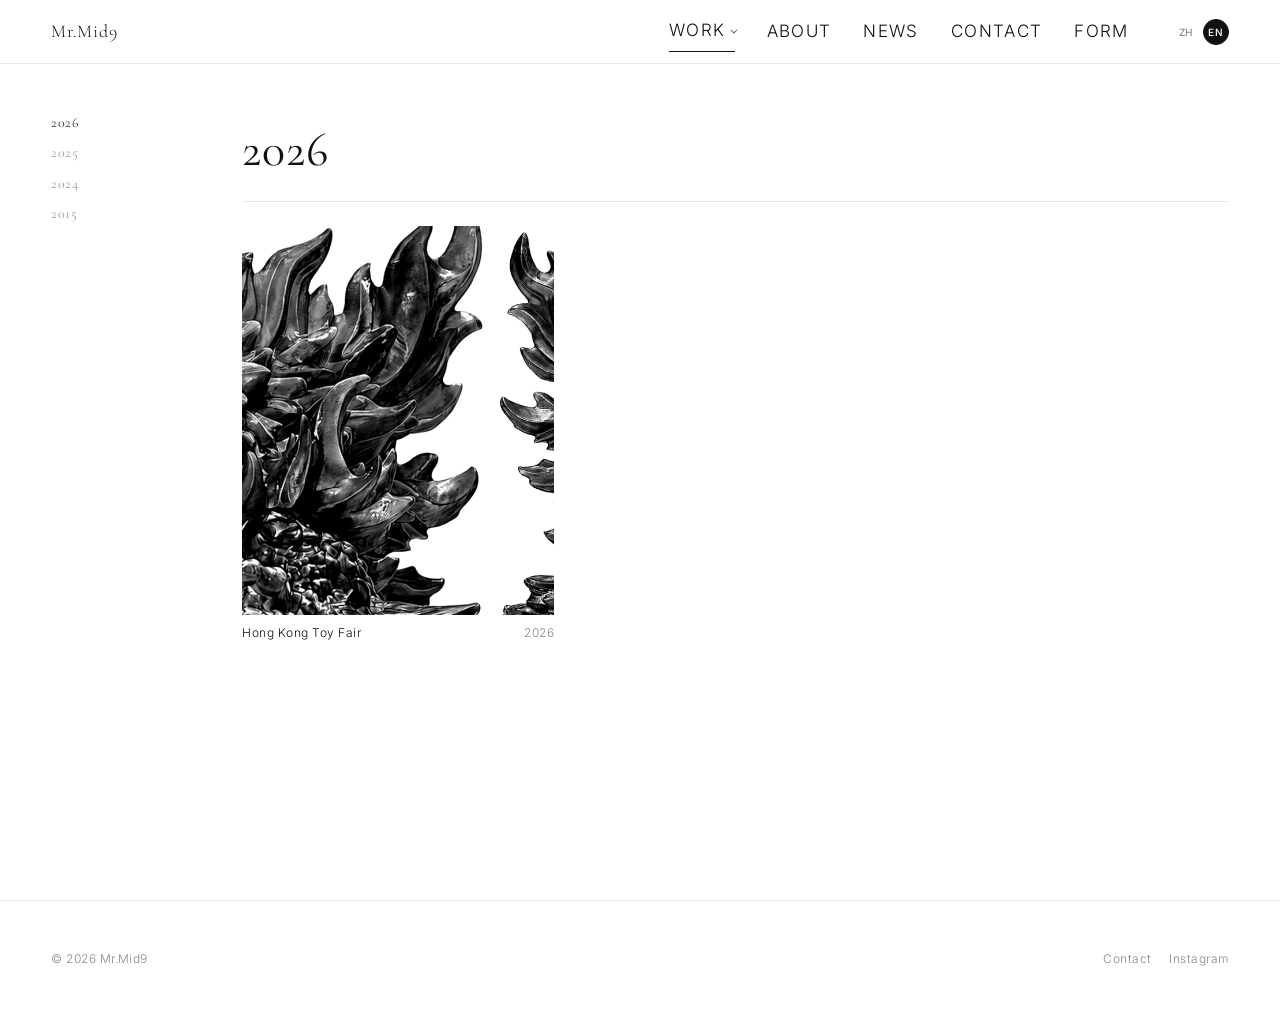
<file: work-2026.html>
<!doctype html>
<html lang="zh-Hant">
<head>
  <meta charset="utf-8">
  <meta name="viewport" content="width=device-width, initial-scale=1">
  <title data-i18n="meta.title.work">作品｜Mr.Mid9</title>
  <link rel="preconnect" href="https://fonts.googleapis.com">
  <link rel="preconnect" href="https://fonts.gstatic.com" crossorigin>
  <link rel="stylesheet" href="https://fonts.googleapis.com/css2?family=Cormorant+Garamond:wght@300;400;500&family=Inter:wght@300;400;500&family=Noto+Sans+TC:wght@300;400;500&display=swap">
  <link rel="stylesheet" href="css/style.css?v=3">
</head>
<body data-page="work" data-year="2026">
  <header class="nav">
    <a class="nav__brand" href="index.html" data-i18n="brand.name">Mr.Mid9</a>
    <nav class="nav__menu" aria-label="primary">
      <div class="nav__dropdown is-current" id="works-dropdown">
        <button type="button" class="nav__dropdown-toggle" aria-expanded="false" aria-haspopup="true" data-i18n="nav.work">作品</button>
        <div class="nav__dropdown-menu" role="menu">
          <a href="work-2026.html" role="menuitem" class="is-current">2026</a>
          <a href="work-2025.html" role="menuitem">2025</a>
          <a href="work-2024.html" role="menuitem">2024</a>
        </div>
      </div>
      <a href="about.html" data-i18n="nav.about">關於</a>
      <a href="news.html" data-i18n="nav.news">動態</a>
      <a href="contact.html" data-i18n="nav.contact">聯絡</a>
      <a href="form.html" data-i18n="nav.form">表單</a>
      <span class="nav__lang">
        <button type="button" data-lang="zh" class="is-active">ZH</button>
        <span class="nav__lang-sep" aria-hidden="true">/</span>
        <button type="button" data-lang="en">EN</button>
      </span>
    </nav>
    <button class="nav__toggle" type="button" aria-label="menu" aria-expanded="false">
      <span></span><span></span>
    </button>
  </header>

  <main class="work">
    <aside class="work__years" id="year-list" aria-label="years"></aside>
    <section class="work__list" id="work-list"></section>
  </main>

  <footer class="footer">
    <p class="footer__copy">© <span id="year"></span> <span data-i18n="brand.name">Mr.Mid9</span></p>
    <p class="footer__links">
      <a href="contact.html" data-i18n="nav.contact">聯絡</a>
      <a href="https://www.instagram.com/mid9artss/" target="_blank" rel="noopener">Instagram</a>
    </p>
  </footer>

  <div class="lightbox" id="lightbox" hidden>
    <button class="lightbox__close" type="button" aria-label="close">×</button>
    <button class="lightbox__prev" type="button" aria-label="prev">‹</button>
    <button class="lightbox__next" type="button" aria-label="next">›</button>
    <figure class="lightbox__figure">
      <img id="lightbox-image" alt="">
      <figcaption id="lightbox-caption"></figcaption>
    </figure>
  </div>

  <script src="js/i18n.js"></script>
  <script src="js/main.js?v=2"></script>
  <script src="js/works.js"></script>
</body>
</html>
</file>
<file: css/style.css>
/* =========================
   Reset / Base
   ========================= */
*, *::before, *::after { box-sizing: border-box; }
html, body { margin: 0; padding: 0; }
img, video { display: block; max-width: 100%; height: auto; }
button { font: inherit; color: inherit; background: none; border: 0; cursor: pointer; padding: 0; }
a { color: inherit; text-decoration: none; }
ul, ol { margin: 0; padding: 0; list-style: none; }
h1, h2, h3, p { margin: 0; }

:root {
  --bg: #ffffff;
  --fg: #111111;
  --muted: #888888;
  --hairline: #e8e8e8;
  --overlay: rgba(0,0,0,.85);
  --serif: "Cormorant Garamond", Georgia, serif;
  --sans: "Inter", "Noto Sans TC", -apple-system, BlinkMacSystemFont, "Helvetica Neue", "PingFang TC", "Microsoft JhengHei", Arial, sans-serif;
  --gutter: clamp(20px, 4vw, 56px);
  --nav-h: 64px;
  --ease: cubic-bezier(.2, .7, .2, 1);
}

html { -webkit-text-size-adjust: 100%; }
body {
  background: var(--bg);
  color: var(--fg);
  font-family: var(--sans);
  font-weight: 300;
  font-size: 15px;
  line-height: 1.6;
  -webkit-font-smoothing: antialiased;
  text-rendering: optimizeLegibility;
}

/* =========================
   Nav
   ========================= */
.nav {
  position: fixed;
  inset: 0 0 auto 0;
  height: var(--nav-h);
  padding: 0 var(--gutter);
  display: flex;
  align-items: center;
  justify-content: space-between;
  z-index: 50;
  overflow: visible;
  background: rgba(255,255,255,.78);
  backdrop-filter: saturate(180%) blur(12px);
  -webkit-backdrop-filter: saturate(180%) blur(12px);
  border-bottom: 1px solid var(--hairline);
}
.nav__brand {
  font-family: var(--serif);
  font-size: 18px;
  letter-spacing: .04em;
}
.nav__menu {
  display: flex;
  align-items: center;
  gap: clamp(16px, 2.5vw, 32px);
  font-size: 17px;
  letter-spacing: .08em;
  text-transform: uppercase;
}
.nav__menu a { padding: 6px 0; transition: opacity .2s var(--ease); }
.nav__menu a:hover { opacity: .55; }
.nav__menu a.is-current { border-bottom: 1px solid var(--fg); }

/* Dropdown */
.nav__dropdown {
  position: relative;
  display: inline-flex;
  align-items: center;
}
.nav__dropdown-toggle {
  padding: 6px 0;
  font-size: 17px;
  font-family: inherit;
  letter-spacing: .08em;
  text-transform: uppercase;
  transition: opacity .2s var(--ease);
  cursor: pointer;
  display: flex;
  align-items: center;
  gap: 4px;
}
.nav__dropdown-toggle::after {
  content: '';
  display: inline-block;
  width: 5px;
  height: 5px;
  border-right: 1px solid currentColor;
  border-bottom: 1px solid currentColor;
  transform: rotate(45deg) translateY(-2px);
  transition: transform .2s var(--ease);
  opacity: .7;
}
.nav__dropdown.is-open .nav__dropdown-toggle::after {
  transform: rotate(-135deg) translateY(-2px);
}
.nav__dropdown-toggle:hover { opacity: .55; }
.nav__dropdown.is-current .nav__dropdown-toggle {
  border-bottom: 1px solid var(--fg);
}
.nav__dropdown-menu {
  position: absolute;
  top: calc(100% + 14px);
  left: 50%;
  transform: translateX(-50%) translateY(-6px);
  min-width: 90px;
  background: rgba(255,255,255,.95);
  backdrop-filter: saturate(180%) blur(16px);
  -webkit-backdrop-filter: saturate(180%) blur(16px);
  border: 1px solid var(--hairline);
  border-radius: 4px;
  padding: 6px 0;
  display: flex;
  flex-direction: column;
  opacity: 0;
  pointer-events: none;
  transition: opacity .2s var(--ease), transform .2s var(--ease);
  z-index: 60;
}
.nav__dropdown.is-open .nav__dropdown-menu {
  opacity: 1;
  pointer-events: auto;
  transform: translateX(-50%) translateY(0);
}
.nav__dropdown-menu a {
  padding: 8px 18px;
  font-size: 12px;
  letter-spacing: .1em;
  text-transform: uppercase;
  color: var(--muted);
  transition: color .15s var(--ease), background .15s var(--ease);
  border-bottom: none !important;
}
.nav__dropdown-menu a:hover { color: var(--fg); background: rgba(0,0,0,.04); opacity: 1; }
.nav__dropdown-menu a.is-current { color: var(--fg); }
.nav__lang {
  display: inline-flex;
  align-items: center;
  gap: 4px;
  margin-left: 12px;
}
.nav__lang button {
  font-size: 10px;
  font-family: var(--sans);
  font-weight: 500;
  letter-spacing: .06em;
  line-height: 1;
  width: 26px;
  height: 26px;
  border-radius: 50%;
  display: flex;
  align-items: center;
  justify-content: center;
  color: var(--muted);
  border: 1px solid transparent;
  transition: color .2s var(--ease), border-color .2s var(--ease), background .2s var(--ease);
}
.nav__lang button:hover {
  color: var(--fg);
  border-color: rgba(0,0,0,.18);
}
.nav__lang button.is-active {
  color: var(--fg);
  border-color: var(--fg);
  background: var(--fg);
  color: var(--bg);
}
.nav__lang-sep { display: none; }

.nav__toggle {
  display: none;
  width: 28px;
  height: 28px;
  flex-direction: column;
  justify-content: center;
  gap: 5px;
}
.nav__toggle span {
  display: block;
  height: 1px;
  width: 100%;
  background: var(--fg);
  transition: transform .25s var(--ease), opacity .25s var(--ease);
}

@media (max-width: 720px) {
  .nav__toggle { display: flex; }
  .nav__menu {
    position: absolute;
    top: var(--nav-h);
    left: 0; right: 0;
    background: var(--bg);
    flex-direction: column;
    align-items: flex-start;
    gap: 18px;
    padding: 24px var(--gutter);
    border-bottom: 1px solid var(--hairline);
    transform: translateY(-12px);
    opacity: 0;
    pointer-events: none;
    transition: transform .25s var(--ease), opacity .25s var(--ease);
  }
  .nav.is-open .nav__menu {
    transform: translateY(0);
    opacity: 1;
    pointer-events: auto;
  }
  .nav__dropdown {
    width: 100%;
    flex-direction: column;
    align-items: flex-start;
  }
  .nav__dropdown-toggle {
    width: 100%;
    justify-content: space-between;
  }
  .nav__dropdown-menu {
    position: static;
    transform: none !important;
    width: 100%;
    background: none;
    backdrop-filter: none;
    -webkit-backdrop-filter: none;
    border: none;
    border-radius: 0;
    padding: 0 0 0 16px;
    opacity: 0;
    pointer-events: none;
    height: 0;
    overflow: hidden;
    transition: opacity .2s var(--ease);
  }
  .nav__dropdown.is-open .nav__dropdown-menu {
    height: auto;
    opacity: 1;
    pointer-events: auto;
    margin-top: 8px;
    margin-bottom: 4px;
  }
}

/* =========================
   Hero (home)
   ========================= */
.hero {
  position: relative;
  height: 100vh;
  height: 100svh;
  overflow: hidden;
}
.hero__media {
  position: absolute;
  inset: 0;
  margin: 0;
}
.hero__media img {
  position: absolute;
  inset: 0;
  width: 100%;
  height: 100%;
  object-fit: cover;
  opacity: 0;
  transition: opacity 1.2s var(--ease);
}
.hero__media img.is-loaded { opacity: 1; }
.hero__caption {
  position: absolute;
  left: var(--gutter);
  bottom: clamp(40px, 8vh, 80px);
  color: #fff;
  text-shadow: 0 1px 30px rgba(0,0,0,.35);
  max-width: 640px;
}
.hero__caption h1 {
  font-family: var(--serif);
  font-weight: 400;
  font-size: clamp(36px, 6vw, 72px);
  letter-spacing: .01em;
  line-height: 1.05;
}
.hero__caption p {
  margin-top: 12px;
  font-size: clamp(14px, 1.2vw, 17px);
  opacity: .92;
}
.hero__scroll {
  position: absolute;
  bottom: 18px;
  left: 50%;
  transform: translateX(-50%);
  color: #fff;
  font-size: 11px;
  letter-spacing: .25em;
  text-transform: uppercase;
  opacity: .85;
}
.hero__scroll:hover { opacity: 1; }

/* Carousel arrows */
.hero__prev,
.hero__next {
  position: absolute;
  top: 50%;
  transform: translateY(-50%);
  color: #fff;
  font-size: 48px;
  width: 64px;
  height: 64px;
  display: flex;
  align-items: center;
  justify-content: center;
  opacity: 0;
  transition: opacity .25s var(--ease);
  z-index: 10;
  line-height: 1;
}
.hero:hover .hero__prev,
.hero:hover .hero__next {
  opacity: .7;
}
.hero__prev:hover,
.hero__next:hover { opacity: 1 !important; }
.hero__prev { left: 16px; }
.hero__next { right: 16px; }

/* =========================
   Featured strip (home)
   ========================= */
.featured { padding: 0; }
.featured__item {
  position: relative;
  height: 100vh;
  height: 100svh;
  overflow: hidden;
}
.featured__item img {
  width: 100%; height: 100%;
  object-fit: cover;
  opacity: 0;
  transition: opacity 1s var(--ease);
}
.featured__item img.is-visible { opacity: 1; }
.featured__caption {
  position: absolute;
  left: var(--gutter);
  bottom: clamp(32px, 6vh, 64px);
  color: #fff;
  text-shadow: 0 1px 20px rgba(0,0,0,.4);
}
.featured__caption .t {
  font-family: var(--serif);
  font-size: clamp(22px, 3vw, 40px);
  line-height: 1.1;
}
.featured__caption .m {
  margin-top: 6px;
  font-size: 13px;
  opacity: .9;
  letter-spacing: .04em;
}

/* =========================
   Work (年份分區)
   ========================= */
.work {
  display: grid;
  grid-template-columns: 140px 1fr;
  gap: var(--gutter);
  padding: calc(var(--nav-h) + 48px) var(--gutter) 80px;
  min-height: 100vh;
}
.work__years {
  position: sticky;
  top: calc(var(--nav-h) + 32px);
  align-self: start;
  font-family: var(--serif);
  font-size: 14px;
  display: flex;
  flex-direction: column;
  gap: 8px;
  max-height: calc(100vh - var(--nav-h) - 64px);
  overflow-y: auto;
}
.work__years a {
  color: var(--muted);
  transition: color .2s var(--ease);
  letter-spacing: .04em;
}
.work__years a:hover,
.work__years a.is-current { color: var(--fg); }

.work__list { display: flex; flex-direction: column; gap: 80px; }
.work__year-block h2 {
  font-family: var(--serif);
  font-weight: 400;
  font-size: clamp(28px, 4vw, 48px);
  letter-spacing: .02em;
  margin-bottom: 24px;
  border-bottom: 1px solid var(--hairline);
  padding-bottom: 12px;
}
.work__grid {
  display: grid;
  grid-template-columns: repeat(auto-fill, minmax(280px, 1fr));
  gap: clamp(16px, 2vw, 28px);
}
.work__item { cursor: zoom-in; }
.work__item figure { margin: 0; overflow: hidden; background: #f5f5f5; aspect-ratio: 4 / 5; }
.work__item img {
  width: 100%; height: 100%;
  object-fit: cover;
  opacity: 0;
  transform: scale(1.02);
  transition: opacity .8s var(--ease), transform .8s var(--ease);
}
.work__item img.is-visible {
  opacity: 1;
  transform: scale(1);
}
.work__item figure { transition: transform .5s var(--ease); }
.work__item:hover figure { transform: translateY(-3px); }
.work__item figcaption {
  margin-top: 8px;
  display: flex;
  justify-content: space-between;
  gap: 12px;
  font-size: 12px;
  letter-spacing: .04em;
  color: var(--muted);
}
.work__item figcaption .t { color: var(--fg); }

@media (max-width: 720px) {
  .work {
    grid-template-columns: 1fr;
    padding-top: calc(var(--nav-h) + 24px);
  }
  .work__years {
    position: static;
    flex-direction: row;
    gap: 14px;
    overflow-x: auto;
    padding-bottom: 12px;
    border-bottom: 1px solid var(--hairline);
  }
}

/* =========================
   About
   ========================= */
.about {
  padding: calc(var(--nav-h) + 64px) var(--gutter) 80px;
  max-width: 1080px;
  margin: 0 auto;
}
.about__bio {
  display: grid;
  grid-template-columns: 1fr 1.4fr;
  gap: clamp(24px, 4vw, 64px);
  margin-bottom: 80px;
}
.about__portrait { margin: 0; aspect-ratio: 4 / 5; background: #f5f5f5; overflow: hidden; }
.about__portrait img { width: 100%; height: 100%; object-fit: cover; }
.about__text h1 {
  font-family: var(--serif);
  font-weight: 400;
  font-size: clamp(32px, 5vw, 56px);
  margin-bottom: 18px;
  letter-spacing: .02em;
}
.about__text #bio-text { font-size: 16px; line-height: 1.85; }
.about__text #bio-text p { margin-bottom: 14px; }

.cv h2 {
  font-family: var(--serif);
  font-weight: 400;
  font-size: clamp(24px, 3vw, 36px);
  margin-bottom: 32px;
  letter-spacing: .02em;
}
.cv__section {
  display: grid;
  grid-template-columns: 200px 1fr;
  gap: var(--gutter);
  padding: 24px 0;
  border-top: 1px solid var(--hairline);
}
.cv__section h3 {
  font-family: var(--serif);
  font-size: 18px;
  font-weight: 400;
  letter-spacing: .04em;
}
.cv__entries { display: flex; flex-direction: column; gap: 10px; font-size: 14px; }
.cv__entry { display: grid; grid-template-columns: 80px 1fr; gap: 16px; }
.cv__entry .year { color: var(--muted); font-family: var(--serif); }

@media (max-width: 720px) {
  .about__bio { grid-template-columns: 1fr; }
  .cv__section { grid-template-columns: 1fr; }
}

/* =========================
   News
   ========================= */
.news {
  padding: calc(var(--nav-h) + 64px) var(--gutter) 80px;
  max-width: 880px;
  margin: 0 auto;
}
.news h1 {
  font-family: var(--serif);
  font-weight: 400;
  font-size: clamp(32px, 5vw, 56px);
  margin-bottom: 48px;
  letter-spacing: .02em;
}
.news__item {
  display: grid;
  grid-template-columns: 120px 1fr;
  gap: var(--gutter);
  padding: 32px 0;
  border-top: 1px solid var(--hairline);
}
.news__date { color: var(--muted); font-family: var(--serif); font-size: 14px; letter-spacing: .04em; }
.news__body h3 {
  font-family: var(--serif);
  font-weight: 400;
  font-size: 22px;
  margin-bottom: 10px;
}
.news__body img {
  margin: 16px 0;
  max-height: 60vh;
  width: 100%;
  object-fit: cover;
  background: #f5f5f5;
}

@media (max-width: 720px) {
  .news__item { grid-template-columns: 1fr; gap: 8px; }
}

/* =========================
   Contact
   ========================= */
.contact {
  padding: calc(var(--nav-h) + 96px) var(--gutter) 80px;
  max-width: 720px;
  margin: 0 auto;
  text-align: center;
}
.contact h1 {
  font-family: var(--serif);
  font-weight: 400;
  font-size: clamp(36px, 6vw, 64px);
  letter-spacing: .02em;
  margin-bottom: 24px;
}
.contact__intro { color: var(--muted); margin-bottom: 48px; }
.contact__email {
  display: inline-block;
  font-family: var(--serif);
  font-size: clamp(24px, 3.5vw, 36px);
  border-bottom: 1px solid var(--fg);
  padding-bottom: 4px;
  margin-bottom: 48px;
}
.contact__email:hover { opacity: .6; }
.contact__links {
  display: flex;
  justify-content: center;
  gap: 24px;
  font-size: 13px;
  letter-spacing: .08em;
  text-transform: uppercase;
  margin-bottom: 64px;
}
.contact__links a:hover { opacity: .55; }
.contact__rep { color: var(--muted); font-size: 13px; }

/* =========================
   Footer
   ========================= */
.footer {
  padding: 48px var(--gutter);
  border-top: 1px solid var(--hairline);
  display: flex;
  justify-content: space-between;
  font-size: 12px;
  color: var(--muted);
  letter-spacing: .04em;
}
.footer__links { display: flex; gap: 18px; }
.footer__links a:hover { color: var(--fg); }

@media (max-width: 540px) {
  .footer { flex-direction: column; gap: 12px; }
}

/* =========================
   Lightbox
   ========================= */
.lightbox {
  position: fixed;
  inset: 0;
  background: var(--overlay);
  z-index: 100;
  display: flex;
  align-items: center;
  justify-content: center;
  opacity: 0;
  transition: opacity .25s var(--ease);
}
.lightbox.is-open { opacity: 1; }
.lightbox[hidden] { display: none; }

.lightbox__figure {
  margin: 0;
  max-width: 92vw;
  max-height: 88vh;
  text-align: center;
  color: #fff;
}
.lightbox__figure img {
  max-width: 92vw;
  max-height: 80vh;
  width: auto;
  height: auto;
  margin: 0 auto;
  object-fit: contain;
}
.lightbox__figure figcaption {
  margin-top: 14px;
  font-size: 13px;
  letter-spacing: .04em;
  color: rgba(255,255,255,.85);
}

.lightbox__close,
.lightbox__prev,
.lightbox__next {
  position: absolute;
  color: #fff;
  font-size: 32px;
  width: 56px;
  height: 56px;
  display: flex;
  align-items: center;
  justify-content: center;
  opacity: .8;
  transition: opacity .2s var(--ease);
}
.lightbox__close { top: 14px; right: 14px; }
.lightbox__prev { left: 14px; top: 50%; transform: translateY(-50%); }
.lightbox__next { right: 14px; top: 50%; transform: translateY(-50%); }
.lightbox__close:hover,
.lightbox__prev:hover,
.lightbox__next:hover { opacity: 1; }

/* =========================
   Lang state
   ========================= */
html[lang="en"] body { font-family: var(--sans); }
html[lang="en"] .nav__brand,
html[lang="en"] .hero__caption h1,
html[lang="en"] .work__year-block h2,
html[lang="en"] .about__text h1,
html[lang="en"] .cv h2,
html[lang="en"] .news h1,
html[lang="en"] .contact h1,
html[lang="en"] .contact__email { font-family: var(--serif); }

/* =========================
   Form (Google Form embed)
   ========================= */
.form-page {
  padding: calc(var(--nav-h) + 96px) var(--gutter) 80px;
  max-width: 880px;
  margin: 0 auto;
}
.form-page h1 {
  font-family: var(--serif);
  font-weight: 400;
  font-size: clamp(36px, 6vw, 64px);
  letter-spacing: .02em;
  text-align: center;
  margin-bottom: 24px;
}
.form-page__intro {
  color: var(--muted);
  text-align: center;
  margin-bottom: 48px;
}
.form-embed {
  position: relative;
  border: 1px solid var(--hairline);
  background: var(--bg);
  overflow: hidden;
}
.form-embed__loading {
  position: absolute;
  inset: 0;
  display: flex;
  align-items: center;
  justify-content: center;
  color: var(--muted);
  font-size: 13px;
  letter-spacing: .08em;
}
/* 表單的高度是固定的（Google 表單在框框裡，外面量不到它多高）。
   之後表單題目變多、框框裡出現捲軸的話，把下面兩個 height 數字調大就好。
   目前這張表單實測約 780px，留了一點餘裕。 */
.form-embed iframe {
  position: relative;
  display: block;
  width: 100%;
  height: 860px;
  border: 0;
}
.form-page__fallback {
  margin-top: 24px;
  text-align: center;
  font-size: 13px;
  letter-spacing: .06em;
  color: var(--muted);
}
.form-page__fallback a {
  display: inline-flex;
  align-items: center;
  gap: 7px;
  color: var(--fg);
  border-bottom: 1px solid var(--hairline);
  padding-bottom: 2px;
  transition: opacity .2s var(--ease);
}
.form-page__fallback a:hover { opacity: .55; }
.form-page__fallback svg { width: 12px; height: 12px; flex: none; }

@media (max-width: 720px) {
  .form-page { padding-top: calc(var(--nav-h) + 56px); }
  .form-embed iframe { height: 900px; }
}

html[lang="en"] .form-page h1 { font-family: var(--serif); }
</file>
